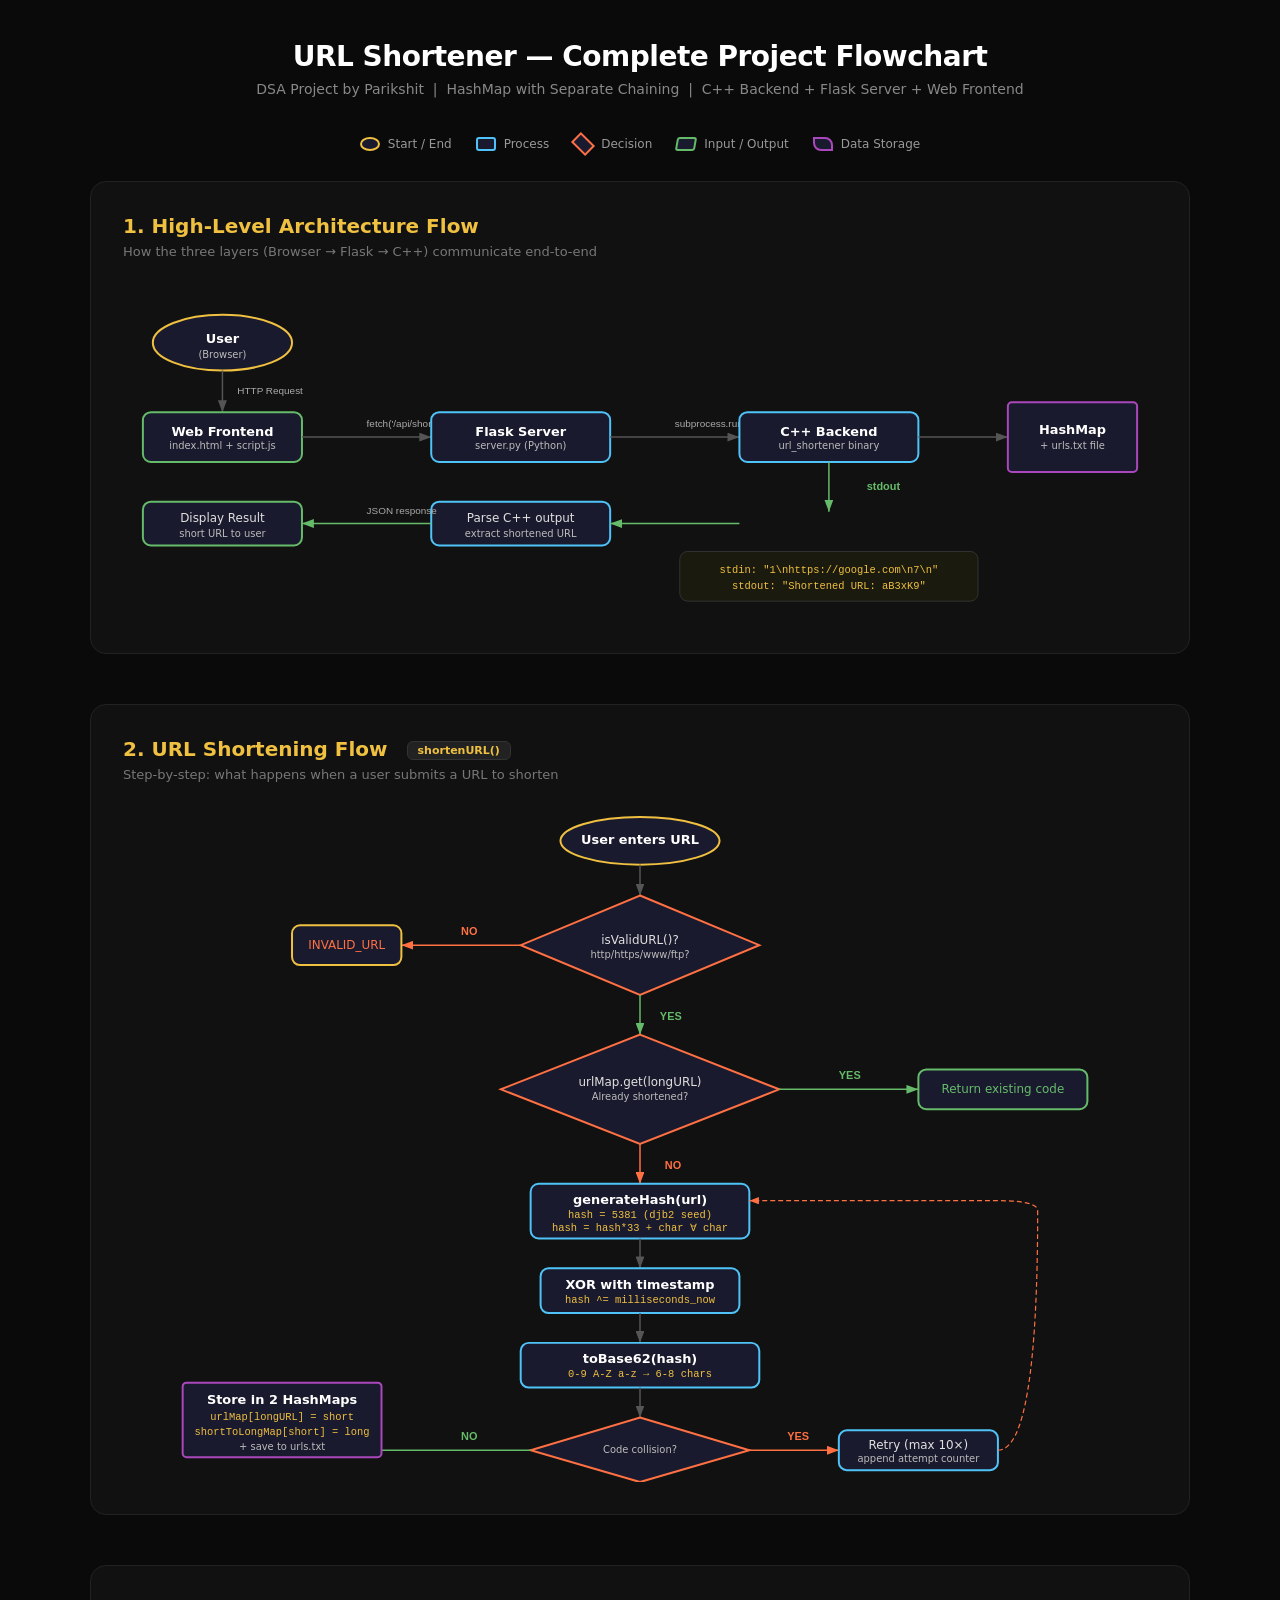
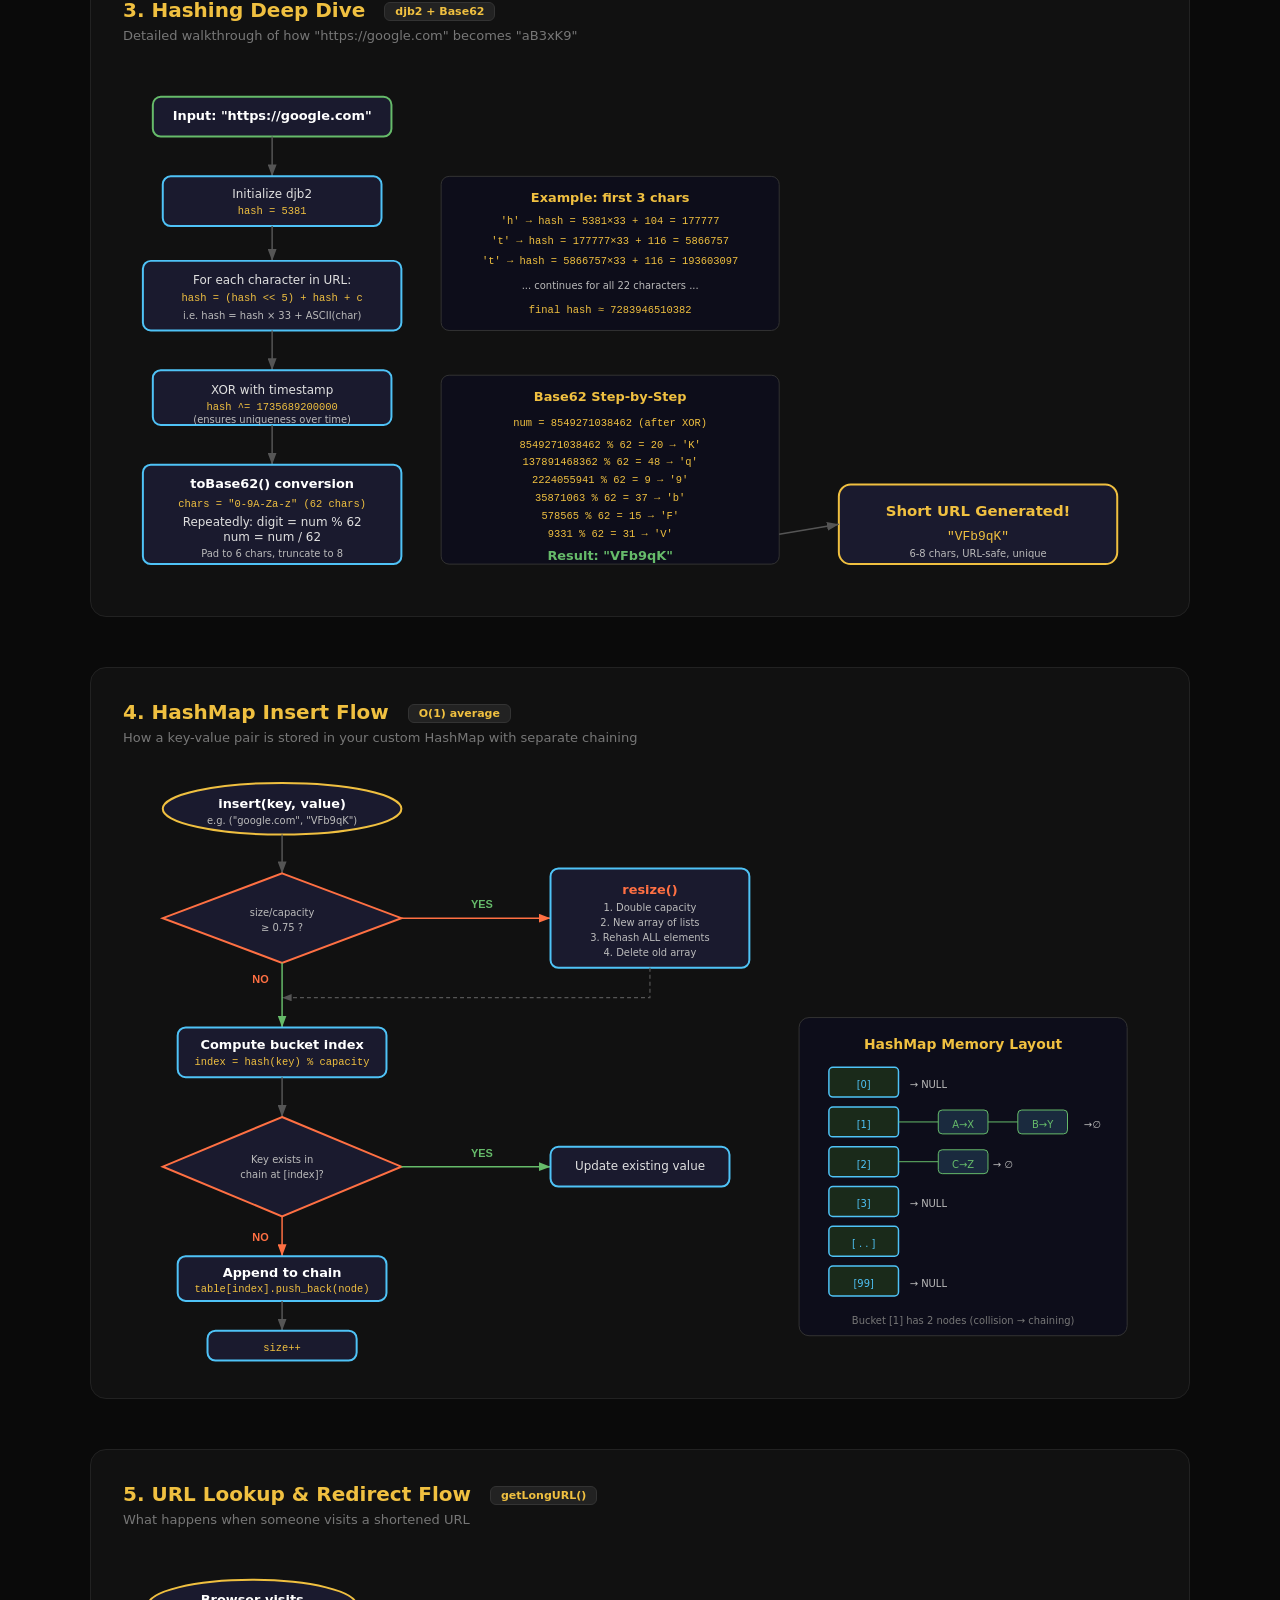
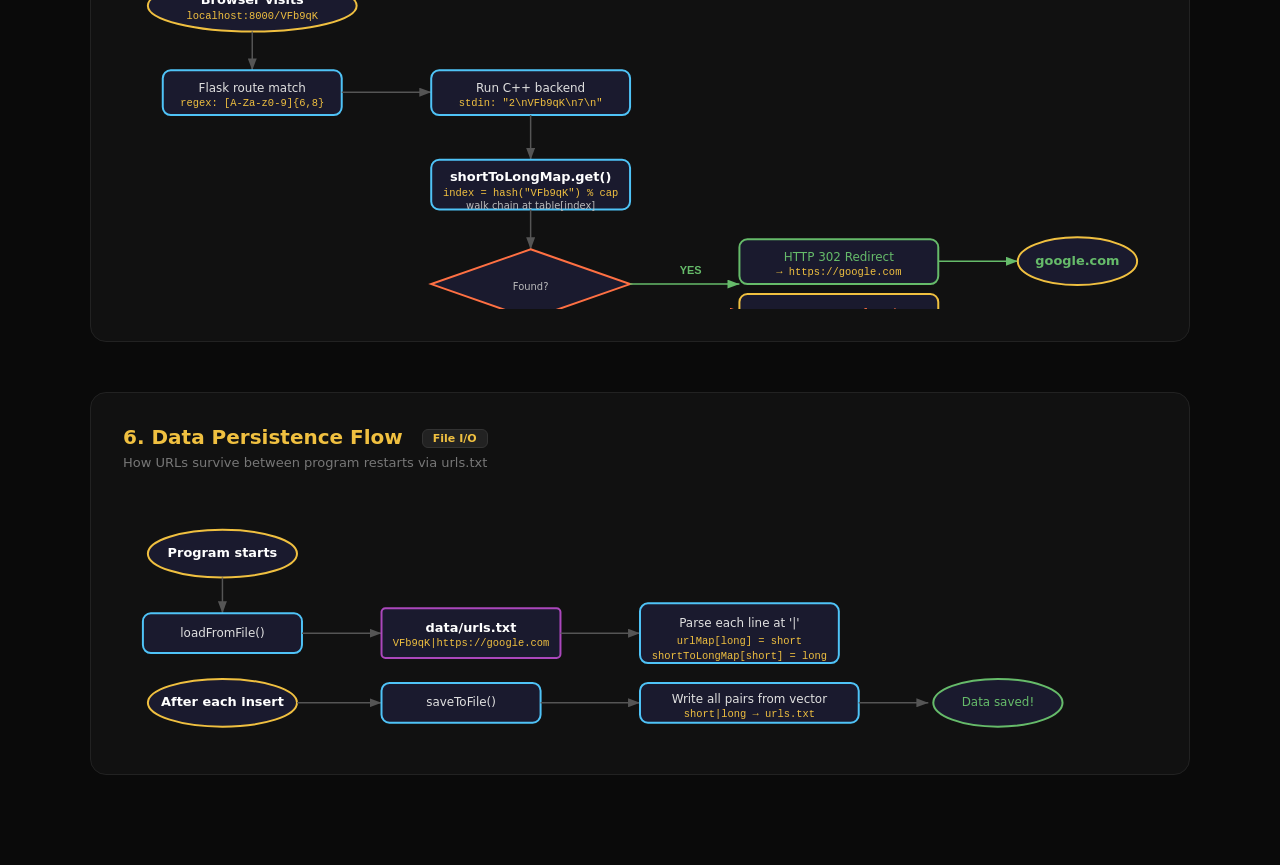
<file: URL_Shortener_Flowchart.html>
<!DOCTYPE html>
<html lang="en">
<head>
<meta charset="UTF-8">
<meta name="viewport" content="width=device-width, initial-scale=1.0">
<title>URL Shortener - Complete Project Flowchart</title>
<style>
  * { margin: 0; padding: 0; box-sizing: border-box; }
  body {
    background: #0a0a0a;
    color: #e0e0e0;
    font-family: 'Segoe UI', system-ui, -apple-system, sans-serif;
    padding: 40px 20px;
    min-height: 100vh;
  }
  h1 {
    text-align: center;
    font-size: 28px;
    color: #fff;
    margin-bottom: 8px;
    letter-spacing: -0.5px;
  }
  .subtitle {
    text-align: center;
    color: #888;
    font-size: 14px;
    margin-bottom: 40px;
  }
  .flowchart-section {
    max-width: 1100px;
    margin: 0 auto 50px;
    background: #111;
    border: 1px solid #222;
    border-radius: 16px;
    padding: 32px;
  }
  .section-title {
    font-size: 20px;
    font-weight: 700;
    color: #f0c040;
    margin-bottom: 6px;
  }
  .section-desc {
    font-size: 13px;
    color: #777;
    margin-bottom: 24px;
  }
  svg { width: 100%; height: auto; display: block; }

  /* Node styles */
  .node-terminal { fill: #1a1a2e; stroke: #f0c040; stroke-width: 2; }
  .node-process { fill: #1a1a2e; stroke: #4fc3f7; stroke-width: 2; }
  .node-decision { fill: #1a1a2e; stroke: #ff7043; stroke-width: 2; }
  .node-io { fill: #1a1a2e; stroke: #66bb6a; stroke-width: 2; }
  .node-data { fill: #1a1a2e; stroke: #ab47bc; stroke-width: 2; }

  .label { fill: #e0e0e0; font-size: 12px; font-family: 'Segoe UI', system-ui, sans-serif; text-anchor: middle; dominant-baseline: middle; }
  .label-small { fill: #bbb; font-size: 10px; font-family: 'Segoe UI', system-ui, sans-serif; text-anchor: middle; dominant-baseline: middle; }
  .label-bold { fill: #fff; font-size: 13px; font-weight: 700; font-family: 'Segoe UI', system-ui, sans-serif; text-anchor: middle; dominant-baseline: middle; }
  .label-code { fill: #f0c040; font-size: 10.5px; font-family: 'Consolas', 'Courier New', monospace; text-anchor: middle; dominant-baseline: middle; }
  .arrow { stroke: #555; stroke-width: 1.5; fill: none; marker-end: url(#arrowhead); }
  .arrow-yes { stroke: #66bb6a; stroke-width: 1.5; fill: none; marker-end: url(#arrowhead-green); }
  .arrow-no { stroke: #ff7043; stroke-width: 1.5; fill: none; marker-end: url(#arrowhead-red); }
  .branch-label { fill: #aaa; font-size: 10px; font-family: 'Segoe UI', sans-serif; }
  .branch-yes { fill: #66bb6a; font-size: 11px; font-weight: 600; font-family: 'Segoe UI', sans-serif; }
  .branch-no { fill: #ff7043; font-size: 11px; font-weight: 600; font-family: 'Segoe UI', sans-serif; }

  .legend {
    max-width: 1100px;
    margin: 0 auto 30px;
    display: flex;
    gap: 24px;
    flex-wrap: wrap;
    justify-content: center;
  }
  .legend-item {
    display: flex;
    align-items: center;
    gap: 8px;
    font-size: 12px;
    color: #999;
  }
  .legend-box {
    width: 20px;
    height: 14px;
    border-radius: 3px;
    border: 2px solid;
    background: #1a1a2e;
  }

  .complexity-badge {
    display: inline-block;
    background: #222;
    border: 1px solid #333;
    border-radius: 6px;
    padding: 2px 10px;
    font-size: 11px;
    color: #f0c040;
    margin-left: 12px;
    vertical-align: middle;
  }
</style>
</head>
<body>

<h1>URL Shortener — Complete Project Flowchart</h1>
<p class="subtitle">DSA Project by Parikshit &nbsp;|&nbsp; HashMap with Separate Chaining &nbsp;|&nbsp; C++ Backend + Flask Server + Web Frontend</p>

<div class="legend">
  <div class="legend-item"><div class="legend-box" style="border-color:#f0c040; border-radius:50%;"></div> Start / End</div>
  <div class="legend-item"><div class="legend-box" style="border-color:#4fc3f7;"></div> Process</div>
  <div class="legend-item"><div class="legend-box" style="border-color:#ff7043; transform:rotate(45deg); border-radius:0;"></div> Decision</div>
  <div class="legend-item"><div class="legend-box" style="border-color:#66bb6a; transform:skewX(-10deg);"></div> Input / Output</div>
  <div class="legend-item"><div class="legend-box" style="border-color:#ab47bc; border-radius:0 8px;"></div> Data Storage</div>
</div>

<!-- ==================== SECTION 1: HIGH-LEVEL ARCHITECTURE ==================== -->
<div class="flowchart-section">
  <div class="section-title">1. High-Level Architecture Flow</div>
  <div class="section-desc">How the three layers (Browser → Flask → C++) communicate end-to-end</div>

  <svg viewBox="0 0 1040 340">
    <defs>
      <marker id="arrowhead" markerWidth="8" markerHeight="6" refX="8" refY="3" orient="auto"><polygon points="0 0, 8 3, 0 6" fill="#555"/></marker>
      <marker id="arrowhead-green" markerWidth="8" markerHeight="6" refX="8" refY="3" orient="auto"><polygon points="0 0, 8 3, 0 6" fill="#66bb6a"/></marker>
      <marker id="arrowhead-red" markerWidth="8" markerHeight="6" refX="8" refY="3" orient="auto"><polygon points="0 0, 8 3, 0 6" fill="#ff7043"/></marker>
    </defs>

    <!-- User -->
    <ellipse cx="100" cy="60" rx="70" ry="28" class="node-terminal"/>
    <text x="100" y="57" class="label-bold">User</text>
    <text x="100" y="72" class="label-small">(Browser)</text>

    <line x1="100" y1="88" x2="100" y2="130" class="arrow"/>
    <text x="115" y="112" class="branch-label">HTTP Request</text>

    <!-- Frontend -->
    <rect x="20" y="130" width="160" height="50" rx="8" class="node-io"/>
    <text x="100" y="150" class="label-bold">Web Frontend</text>
    <text x="100" y="164" class="label-small">index.html + script.js</text>

    <line x1="180" y1="155" x2="310" y2="155" class="arrow"/>
    <text x="245" y="145" class="branch-label">fetch('/api/shorten')</text>

    <!-- Flask -->
    <rect x="310" y="130" width="180" height="50" rx="8" class="node-process"/>
    <text x="400" y="150" class="label-bold">Flask Server</text>
    <text x="400" y="164" class="label-small">server.py (Python)</text>

    <line x1="490" y1="155" x2="620" y2="155" class="arrow"/>
    <text x="555" y="145" class="branch-label">subprocess.run()</text>

    <!-- C++ -->
    <rect x="620" y="130" width="180" height="50" rx="8" class="node-process"/>
    <text x="710" y="150" class="label-bold">C++ Backend</text>
    <text x="710" y="164" class="label-small">url_shortener binary</text>

    <line x1="800" y1="155" x2="890" y2="155" class="arrow"/>

    <!-- HashMap -->
    <rect x="890" y="120" width="130" height="70" rx="0 16 16 0" class="node-data" style="rx:4"/>
    <text x="955" y="148" class="label-bold">HashMap</text>
    <text x="955" y="164" class="label-small">+ urls.txt file</text>

    <!-- Return path -->
    <line x1="710" y1="180" x2="710" y2="230" class="arrow-yes"/>
    <text x="748" y="208" class="branch-yes">stdout</text>

    <rect x="310" y="220" width="180" height="44" rx="8" class="node-process"/>
    <text x="400" y="237" class="label">Parse C++ output</text>
    <text x="400" y="252" class="label-small">extract shortened URL</text>
    <line x1="620" y1="242" x2="490" y2="242" class="arrow-yes"/>

    <line x1="310" y1="242" x2="180" y2="242" class="arrow-yes"/>
    <text x="245" y="232" class="branch-label">JSON response</text>

    <rect x="20" y="220" width="160" height="44" rx="8" class="node-io"/>
    <text x="100" y="237" class="label">Display Result</text>
    <text x="100" y="252" class="label-small">short URL to user</text>

    <!-- Annotation -->
    <rect x="560" y="270" width="300" height="50" rx="8" fill="#1a1a0e" stroke="#333" stroke-width="1"/>
    <text x="710" y="289" class="label-code">stdin: "1\nhttps://google.com\n7\n"</text>
    <text x="710" y="305" class="label-code">stdout: "Shortened URL: aB3xK9"</text>
  </svg>
</div>

<!-- ==================== SECTION 2: URL SHORTENING FLOW ==================== -->
<div class="flowchart-section">
  <div class="section-title">2. URL Shortening Flow <span class="complexity-badge">shortenURL()</span></div>
  <div class="section-desc">Step-by-step: what happens when a user submits a URL to shorten</div>

  <svg viewBox="0 0 1040 680">
    <defs>
      <marker id="ah" markerWidth="8" markerHeight="6" refX="8" refY="3" orient="auto"><polygon points="0 0, 8 3, 0 6" fill="#555"/></marker>
      <marker id="ah-g" markerWidth="8" markerHeight="6" refX="8" refY="3" orient="auto"><polygon points="0 0, 8 3, 0 6" fill="#66bb6a"/></marker>
      <marker id="ah-r" markerWidth="8" markerHeight="6" refX="8" refY="3" orient="auto"><polygon points="0 0, 8 3, 0 6" fill="#ff7043"/></marker>
    </defs>

    <!-- Start -->
    <ellipse cx="520" cy="35" rx="80" ry="24" class="node-terminal"/>
    <text x="520" y="35" class="label-bold">User enters URL</text>

    <line x1="520" y1="59" x2="520" y2="90" style="stroke:#555;stroke-width:1.5;marker-end:url(#ah)"/>

    <!-- Validate -->
    <polygon points="520,90 640,140 520,190 400,140" class="node-decision"/>
    <text x="520" y="135" class="label">isValidURL()?</text>
    <text x="520" y="150" class="label-small">http/https/www/ftp?</text>

    <!-- Invalid -->
    <line x1="400" y1="140" x2="280" y2="140" style="stroke:#ff7043;stroke-width:1.5;marker-end:url(#ah-r)"/>
    <text x="340" y="130" class="branch-no">NO</text>
    <rect x="170" y="120" width="110" height="40" rx="8" class="node-terminal"/>
    <text x="225" y="140" class="label" style="fill:#ff7043">INVALID_URL</text>

    <!-- Valid -->
    <line x1="520" y1="190" x2="520" y2="230" style="stroke:#66bb6a;stroke-width:1.5;marker-end:url(#ah-g)"/>
    <text x="540" y="215" class="branch-yes">YES</text>

    <!-- Check existing -->
    <polygon points="520,230 660,285 520,340 380,285" class="node-decision"/>
    <text x="520" y="278" class="label">urlMap.get(longURL)</text>
    <text x="520" y="293" class="label-small">Already shortened?</text>

    <!-- Already exists -->
    <line x1="660" y1="285" x2="800" y2="285" style="stroke:#66bb6a;stroke-width:1.5;marker-end:url(#ah-g)"/>
    <text x="720" y="275" class="branch-yes">YES</text>
    <rect x="800" y="265" width="170" height="40" rx="8" class="node-io"/>
    <text x="885" y="285" class="label" style="fill:#66bb6a">Return existing code</text>

    <!-- Not exists — generate hash -->
    <line x1="520" y1="340" x2="520" y2="380" style="stroke:#ff7043;stroke-width:1.5;marker-end:url(#ah-r)"/>
    <text x="545" y="365" class="branch-no">NO</text>

    <rect x="410" y="380" width="220" height="55" rx="8" class="node-process"/>
    <text x="520" y="397" class="label-bold">generateHash(url)</text>
    <text x="520" y="412" class="label-code">hash = 5381 (djb2 seed)</text>
    <text x="520" y="425" class="label-code">hash = hash*33 + char  ∀ char</text>

    <line x1="520" y1="435" x2="520" y2="465" style="stroke:#555;stroke-width:1.5;marker-end:url(#ah)"/>

    <rect x="420" y="465" width="200" height="45" rx="8" class="node-process"/>
    <text x="520" y="482" class="label-bold">XOR with timestamp</text>
    <text x="520" y="497" class="label-code">hash ^= milliseconds_now</text>

    <line x1="520" y1="510" x2="520" y2="540" style="stroke:#555;stroke-width:1.5;marker-end:url(#ah)"/>

    <rect x="400" y="540" width="240" height="45" rx="8" class="node-process"/>
    <text x="520" y="557" class="label-bold">toBase62(hash)</text>
    <text x="520" y="572" class="label-code">0-9 A-Z a-z → 6-8 chars</text>

    <line x1="520" y1="585" x2="520" y2="615" style="stroke:#555;stroke-width:1.5;marker-end:url(#ah)"/>

    <!-- Collision check -->
    <polygon points="520,615 630,648 520,680 410,648" class="node-decision"/>
    <text x="520" y="648" class="label-small">Code collision?</text>

    <!-- Retry -->
    <line x1="630" y1="648" x2="720" y2="648" style="stroke:#ff7043;stroke-width:1.5;marker-end:url(#ah-r)"/>
    <text x="668" y="638" class="branch-no">YES</text>
    <rect x="720" y="628" width="160" height="40" rx="8" class="node-process"/>
    <text x="800" y="643" class="label">Retry (max 10×)</text>
    <text x="800" y="657" class="label-small">append attempt counter</text>
    <!-- loop back -->
    <path d="M880,648 Q920,648 920,407 Q920,397 880,397 L630,397" style="stroke:#ff7043;stroke-width:1.2;fill:none;marker-end:url(#ah-r)" stroke-dasharray="5,3"/>

    <!-- No collision — store -->
    <line x1="410" y1="648" x2="200" y2="648" style="stroke:#66bb6a;stroke-width:1.5;marker-end:url(#ah-g)"/>
    <text x="340" y="638" class="branch-yes">NO</text>

    <rect x="60" y="580" width="200" height="75" rx="4" class="node-data"/>
    <text x="160" y="598" class="label-bold">Store in 2 HashMaps</text>
    <text x="160" y="615" class="label-code">urlMap[longURL] = short</text>
    <text x="160" y="630" class="label-code">shortToLongMap[short] = long</text>
    <text x="160" y="645" class="label-small">+ save to urls.txt</text>
  </svg>
</div>

<!-- ==================== SECTION 3: HASHING & BASE62 DEEP DIVE ==================== -->
<div class="flowchart-section">
  <div class="section-title">3. Hashing Deep Dive <span class="complexity-badge">djb2 + Base62</span></div>
  <div class="section-desc">Detailed walkthrough of how "https://google.com" becomes "aB3xK9"</div>

  <svg viewBox="0 0 1040 520">
    <defs>
      <marker id="ah2" markerWidth="8" markerHeight="6" refX="8" refY="3" orient="auto"><polygon points="0 0, 8 3, 0 6" fill="#555"/></marker>
    </defs>

    <!-- Input -->
    <rect x="30" y="30" width="240" height="40" rx="8" class="node-io"/>
    <text x="150" y="50" class="label-bold">Input: "https://google.com"</text>

    <line x1="150" y1="70" x2="150" y2="110" style="stroke:#555;stroke-width:1.5;marker-end:url(#ah2)"/>

    <!-- djb2 Step 1 -->
    <rect x="40" y="110" width="220" height="50" rx="8" class="node-process"/>
    <text x="150" y="128" class="label">Initialize djb2</text>
    <text x="150" y="145" class="label-code">hash = 5381</text>

    <line x1="150" y1="160" x2="150" y2="195" style="stroke:#555;stroke-width:1.5;marker-end:url(#ah2)"/>

    <!-- Loop -->
    <rect x="20" y="195" width="260" height="70" rx="8" class="node-process"/>
    <text x="150" y="215" class="label">For each character in URL:</text>
    <text x="150" y="233" class="label-code">hash = (hash << 5) + hash + c</text>
    <text x="150" y="250" class="label-small">i.e. hash = hash × 33 + ASCII(char)</text>

    <!-- Example calc -->
    <rect x="320" y="110" width="340" height="155" rx="8" fill="#0d0d1a" stroke="#333" stroke-width="1"/>
    <text x="490" y="132" class="label-bold" style="fill:#f0c040">Example: first 3 chars</text>
    <text x="490" y="155" class="label-code">'h' → hash = 5381×33 + 104 = 177777</text>
    <text x="490" y="175" class="label-code">'t' → hash = 177777×33 + 116 = 5866757</text>
    <text x="490" y="195" class="label-code">'t' → hash = 5866757×33 + 116 = 193603097</text>
    <text x="490" y="220" class="label-small">... continues for all 22 characters ...</text>
    <text x="490" y="245" class="label-code">final hash ≈ 7283946510382</text>

    <line x1="150" y1="265" x2="150" y2="305" style="stroke:#555;stroke-width:1.5;marker-end:url(#ah2)"/>

    <!-- XOR timestamp -->
    <rect x="30" y="305" width="240" height="55" rx="8" class="node-process"/>
    <text x="150" y="325" class="label">XOR with timestamp</text>
    <text x="150" y="342" class="label-code">hash ^= 1735689200000</text>
    <text x="150" y="355" class="label-small">(ensures uniqueness over time)</text>

    <line x1="150" y1="360" x2="150" y2="400" style="stroke:#555;stroke-width:1.5;marker-end:url(#ah2)"/>

    <!-- Base62 conversion -->
    <rect x="20" y="400" width="260" height="100" rx="8" class="node-process"/>
    <text x="150" y="420" class="label-bold">toBase62() conversion</text>
    <text x="150" y="440" class="label-code">chars = "0-9A-Za-z" (62 chars)</text>
    <text x="150" y="458" class="label">Repeatedly: digit = num % 62</text>
    <text x="150" y="473" class="label">           num   = num / 62</text>
    <text x="150" y="490" class="label-small">Pad to 6 chars, truncate to 8</text>

    <!-- Base62 example -->
    <rect x="320" y="310" width="340" height="190" rx="8" fill="#0d0d1a" stroke="#333" stroke-width="1"/>
    <text x="490" y="332" class="label-bold" style="fill:#f0c040">Base62 Step-by-Step</text>
    <text x="490" y="358" class="label-code">num = 8549271038462 (after XOR)</text>
    <text x="490" y="380" class="label-code">8549271038462 % 62 = 20 → 'K'</text>
    <text x="490" y="398" class="label-code">137891468362 % 62 = 48 → 'q'</text>
    <text x="490" y="416" class="label-code">2224055941 % 62 = 9  → '9'</text>
    <text x="490" y="434" class="label-code">35871063 % 62 = 37   → 'b'</text>
    <text x="490" y="452" class="label-code">578565 % 62 = 15     → 'F'</text>
    <text x="490" y="470" class="label-code">9331 % 62 = 31       → 'V'</text>
    <text x="490" y="492" class="label-bold" style="fill:#66bb6a">Result: "VFb9qK"</text>

    <!-- Final output -->
    <rect x="720" y="420" width="280" height="80" rx="12" class="node-terminal"/>
    <text x="860" y="448" class="label-bold" style="fill:#f0c040;font-size:15px">Short URL Generated!</text>
    <text x="860" y="472" class="label-code" style="font-size:13px">"VFb9qK"</text>
    <text x="860" y="490" class="label-small">6-8 chars, URL-safe, unique</text>
    <line x1="660" y1="470" x2="720" y2="460" style="stroke:#555;stroke-width:1.5;marker-end:url(#ah2)"/>
  </svg>
</div>

<!-- ==================== SECTION 4: HASHMAP INSERT (how data is stored) ==================== -->
<div class="flowchart-section">
  <div class="section-title">4. HashMap Insert Flow <span class="complexity-badge">O(1) average</span></div>
  <div class="section-desc">How a key-value pair is stored in your custom HashMap with separate chaining</div>

  <svg viewBox="0 0 1040 600">
    <defs>
      <marker id="ah3" markerWidth="8" markerHeight="6" refX="8" refY="3" orient="auto"><polygon points="0 0, 8 3, 0 6" fill="#555"/></marker>
      <marker id="ah3g" markerWidth="8" markerHeight="6" refX="8" refY="3" orient="auto"><polygon points="0 0, 8 3, 0 6" fill="#66bb6a"/></marker>
      <marker id="ah3r" markerWidth="8" markerHeight="6" refX="8" refY="3" orient="auto"><polygon points="0 0, 8 3, 0 6" fill="#ff7043"/></marker>
    </defs>

    <!-- Start -->
    <ellipse cx="160" cy="40" rx="120" ry="26" class="node-terminal"/>
    <text x="160" y="36" class="label-bold">insert(key, value)</text>
    <text x="160" y="52" class="label-small">e.g. ("google.com", "VFb9qK")</text>

    <line x1="160" y1="66" x2="160" y2="105" style="stroke:#555;stroke-width:1.5;marker-end:url(#ah3)"/>

    <!-- Check load factor -->
    <polygon points="160,105 280,150 160,195 40,150" class="node-decision"/>
    <text x="160" y="145" class="label-small">size/capacity</text>
    <text x="160" y="160" class="label-small">≥ 0.75 ?</text>

    <!-- Resize branch -->
    <line x1="280" y1="150" x2="430" y2="150" style="stroke:#ff7043;stroke-width:1.5;marker-end:url(#ah3r)"/>
    <text x="350" y="140" class="branch-yes">YES</text>

    <rect x="430" y="100" width="200" height="100" rx="8" class="node-process"/>
    <text x="530" y="122" class="label-bold" style="fill:#ff7043">resize()</text>
    <text x="530" y="140" class="label-small">1. Double capacity</text>
    <text x="530" y="155" class="label-small">2. New array of lists</text>
    <text x="530" y="170" class="label-small">3. Rehash ALL elements</text>
    <text x="530" y="185" class="label-small">4. Delete old array</text>

    <!-- Back from resize -->
    <path d="M530,200 L530,230 L160,230" style="stroke:#555;stroke-width:1.2;fill:none;marker-end:url(#ah3)" stroke-dasharray="4,3"/>

    <!-- Continue from no resize -->
    <line x1="160" y1="195" x2="160" y2="260" style="stroke:#66bb6a;stroke-width:1.5;marker-end:url(#ah3g)"/>
    <text x="130" y="215" class="branch-no">NO</text>

    <!-- Compute hash -->
    <rect x="55" y="260" width="210" height="50" rx="8" class="node-process"/>
    <text x="160" y="278" class="label-bold">Compute bucket index</text>
    <text x="160" y="295" class="label-code">index = hash(key) % capacity</text>

    <line x1="160" y1="310" x2="160" y2="350" style="stroke:#555;stroke-width:1.5;marker-end:url(#ah3)"/>

    <!-- Walk chain -->
    <polygon points="160,350 280,400 160,450 40,400" class="node-decision"/>
    <text x="160" y="393" class="label-small">Key exists in</text>
    <text x="160" y="408" class="label-small">chain at [index]?</text>

    <!-- Key exists — update -->
    <line x1="280" y1="400" x2="430" y2="400" style="stroke:#66bb6a;stroke-width:1.5;marker-end:url(#ah3g)"/>
    <text x="350" y="390" class="branch-yes">YES</text>
    <rect x="430" y="380" width="180" height="40" rx="8" class="node-process"/>
    <text x="520" y="400" class="label">Update existing value</text>

    <!-- Key doesn't exist — append -->
    <line x1="160" y1="450" x2="160" y2="490" style="stroke:#ff7043;stroke-width:1.5;marker-end:url(#ah3r)"/>
    <text x="130" y="475" class="branch-no">NO</text>

    <rect x="55" y="490" width="210" height="45" rx="8" class="node-process"/>
    <text x="160" y="507" class="label-bold">Append to chain</text>
    <text x="160" y="523" class="label-code">table[index].push_back(node)</text>

    <line x1="160" y1="535" x2="160" y2="565" style="stroke:#555;stroke-width:1.5;marker-end:url(#ah3)"/>

    <rect x="85" y="565" width="150" height="30" rx="8" class="node-process"/>
    <text x="160" y="583" class="label-code">size++</text>

    <!-- Visual HashMap diagram -->
    <rect x="680" y="250" width="330" height="320" rx="10" fill="#0d0d1a" stroke="#333" stroke-width="1"/>
    <text x="845" y="278" class="label-bold" style="fill:#f0c040;font-size:14px">HashMap Memory Layout</text>

    <!-- Buckets -->
    <rect x="710" y="300" width="70" height="30" rx="4" fill="#1a2a1a" stroke="#4fc3f7" stroke-width="1.5"/>
    <text x="745" y="318" class="label-small" style="fill:#4fc3f7">[0]</text>
    <text x="810" y="318" class="label-small">→ NULL</text>

    <rect x="710" y="340" width="70" height="30" rx="4" fill="#1a2a1a" stroke="#4fc3f7" stroke-width="1.5"/>
    <text x="745" y="358" class="label-small" style="fill:#4fc3f7">[1]</text>
    <line x1="780" y1="355" x2="820" y2="355" style="stroke:#66bb6a;stroke-width:1"/>
    <rect x="820" y="343" width="50" height="24" rx="4" fill="#1a2a3e" stroke="#66bb6a" stroke-width="1"/>
    <text x="845" y="358" class="label-small" style="fill:#66bb6a">A→X</text>
    <line x1="870" y1="355" x2="900" y2="355" style="stroke:#66bb6a;stroke-width:1"/>
    <rect x="900" y="343" width="50" height="24" rx="4" fill="#1a2a3e" stroke="#66bb6a" stroke-width="1"/>
    <text x="925" y="358" class="label-small" style="fill:#66bb6a">B→Y</text>
    <text x="975" y="358" class="label-small">→∅</text>

    <rect x="710" y="380" width="70" height="30" rx="4" fill="#1a2a1a" stroke="#4fc3f7" stroke-width="1.5"/>
    <text x="745" y="398" class="label-small" style="fill:#4fc3f7">[2]</text>
    <line x1="780" y1="395" x2="820" y2="395" style="stroke:#66bb6a;stroke-width:1"/>
    <rect x="820" y="383" width="50" height="24" rx="4" fill="#1a2a3e" stroke="#66bb6a" stroke-width="1"/>
    <text x="845" y="398" class="label-small" style="fill:#66bb6a">C→Z</text>
    <text x="885" y="398" class="label-small">→ ∅</text>

    <rect x="710" y="420" width="70" height="30" rx="4" fill="#1a2a1a" stroke="#4fc3f7" stroke-width="1.5"/>
    <text x="745" y="438" class="label-small" style="fill:#4fc3f7">[3]</text>
    <text x="810" y="438" class="label-small">→ NULL</text>

    <rect x="710" y="460" width="70" height="30" rx="4" fill="#1a2a1a" stroke="#4fc3f7" stroke-width="1.5"/>
    <text x="745" y="478" class="label-small" style="fill:#4fc3f7">[ . . ]</text>

    <rect x="710" y="500" width="70" height="30" rx="4" fill="#1a2a1a" stroke="#4fc3f7" stroke-width="1.5"/>
    <text x="745" y="518" class="label-small" style="fill:#4fc3f7">[99]</text>
    <text x="810" y="518" class="label-small">→ NULL</text>

    <text x="845" y="555" class="label-small" style="fill:#777">Bucket [1] has 2 nodes (collision → chaining)</text>
  </svg>
</div>

<!-- ==================== SECTION 5: URL LOOKUP / REDIRECT FLOW ==================== -->
<div class="flowchart-section">
  <div class="section-title">5. URL Lookup & Redirect Flow <span class="complexity-badge">getLongURL()</span></div>
  <div class="section-desc">What happens when someone visits a shortened URL</div>

  <svg viewBox="0 0 1040 360">
    <defs>
      <marker id="ah4" markerWidth="8" markerHeight="6" refX="8" refY="3" orient="auto"><polygon points="0 0, 8 3, 0 6" fill="#555"/></marker>
      <marker id="ah4g" markerWidth="8" markerHeight="6" refX="8" refY="3" orient="auto"><polygon points="0 0, 8 3, 0 6" fill="#66bb6a"/></marker>
      <marker id="ah4r" markerWidth="8" markerHeight="6" refX="8" refY="3" orient="auto"><polygon points="0 0, 8 3, 0 6" fill="#ff7043"/></marker>
    </defs>

    <!-- Start -->
    <ellipse cx="130" cy="55" rx="105" ry="26" class="node-terminal"/>
    <text x="130" y="50" class="label-bold">Browser visits</text>
    <text x="130" y="66" class="label-code">localhost:8000/VFb9qK</text>

    <line x1="130" y1="81" x2="130" y2="120" style="stroke:#555;stroke-width:1.5;marker-end:url(#ah4)"/>

    <!-- Flask regex check -->
    <rect x="40" y="120" width="180" height="45" rx="8" class="node-process"/>
    <text x="130" y="138" class="label">Flask route match</text>
    <text x="130" y="153" class="label-code">regex: [A-Za-z0-9]{6,8}</text>

    <line x1="220" y1="142" x2="310" y2="142" style="stroke:#555;stroke-width:1.5;marker-end:url(#ah4)"/>

    <!-- Subprocess -->
    <rect x="310" y="120" width="200" height="45" rx="8" class="node-process"/>
    <text x="410" y="138" class="label">Run C++ backend</text>
    <text x="410" y="153" class="label-code">stdin: "2\nVFb9qK\n7\n"</text>

    <line x1="410" y1="165" x2="410" y2="210" style="stroke:#555;stroke-width:1.5;marker-end:url(#ah4)"/>

    <!-- HashMap lookup -->
    <rect x="310" y="210" width="200" height="50" rx="8" class="node-process"/>
    <text x="410" y="228" class="label-bold">shortToLongMap.get()</text>
    <text x="410" y="244" class="label-code">index = hash("VFb9qK") % cap</text>
    <text x="410" y="256" class="label-small">walk chain at table[index]</text>

    <line x1="410" y1="260" x2="410" y2="300" style="stroke:#555;stroke-width:1.5;marker-end:url(#ah4)"/>

    <!-- Decision -->
    <polygon points="410,300 510,335 410,370 310,335" class="node-decision"/>
    <text x="410" y="338" class="label-small">Found?</text>

    <!-- Found -->
    <line x1="510" y1="335" x2="620" y2="335" style="stroke:#66bb6a;stroke-width:1.5;marker-end:url(#ah4g)"/>
    <text x="560" y="325" class="branch-yes">YES</text>

    <rect x="620" y="290" width="200" height="45" rx="8" class="node-process" style="stroke:#66bb6a"/>
    <text x="720" y="308" class="label" style="fill:#66bb6a">HTTP 302 Redirect</text>
    <text x="720" y="323" class="label-code">→ https://google.com</text>

    <line x1="820" y1="312" x2="900" y2="312" style="stroke:#66bb6a;stroke-width:1.5;marker-end:url(#ah4g)"/>

    <ellipse cx="960" cy="312" rx="60" ry="24" class="node-terminal"/>
    <text x="960" y="312" class="label-bold" style="fill:#66bb6a">google.com</text>

    <!-- Not found -->
    <line x1="410" y1="370" x2="410" y2="400" style="stroke:#ff7043;stroke-width:1.5"/>
    <text x="435" y="387" class="branch-no">NO</text>

    <!-- Moved up to fit in viewbox -->
    <rect x="620" y="345" width="200" height="35" rx="8" class="node-terminal"/>
    <text x="720" y="366" class="label" style="fill:#ff7043">404: URL not found</text>
    <line x1="510" y1="365" x2="620" y2="362" style="stroke:#ff7043;stroke-width:1.2;fill:none;marker-end:url(#ah4r)" stroke-dasharray="4,3"/>
  </svg>
</div>

<!-- ==================== SECTION 6: FILE PERSISTENCE ==================== -->
<div class="flowchart-section">
  <div class="section-title">6. Data Persistence Flow <span class="complexity-badge">File I/O</span></div>
  <div class="section-desc">How URLs survive between program restarts via urls.txt</div>

  <svg viewBox="0 0 1040 250">
    <defs>
      <marker id="ah5" markerWidth="8" markerHeight="6" refX="8" refY="3" orient="auto"><polygon points="0 0, 8 3, 0 6" fill="#555"/></marker>
    </defs>

    <!-- On Startup -->
    <ellipse cx="100" cy="60" rx="75" ry="24" class="node-terminal"/>
    <text x="100" y="60" class="label-bold">Program starts</text>

    <line x1="100" y1="84" x2="100" y2="120" style="stroke:#555;stroke-width:1.5;marker-end:url(#ah5)"/>

    <rect x="20" y="120" width="160" height="40" rx="8" class="node-process"/>
    <text x="100" y="140" class="label">loadFromFile()</text>

    <line x1="180" y1="140" x2="260" y2="140" style="stroke:#555;stroke-width:1.5;marker-end:url(#ah5)"/>

    <!-- Read file -->
    <rect x="260" y="115" width="180" height="50" rx="4" class="node-data"/>
    <text x="350" y="135" class="label-bold">data/urls.txt</text>
    <text x="350" y="150" class="label-code">VFb9qK|https://google.com</text>

    <line x1="440" y1="140" x2="520" y2="140" style="stroke:#555;stroke-width:1.5;marker-end:url(#ah5)"/>

    <rect x="520" y="110" width="200" height="60" rx="8" class="node-process"/>
    <text x="620" y="130" class="label">Parse each line at '|'</text>
    <text x="620" y="148" class="label-code">urlMap[long] = short</text>
    <text x="620" y="163" class="label-code">shortToLongMap[short] = long</text>

    <!-- On save -->
    <ellipse cx="100" cy="210" rx="75" ry="24" class="node-terminal"/>
    <text x="100" y="210" class="label-bold">After each insert</text>

    <line x1="175" y1="210" x2="260" y2="210" style="stroke:#555;stroke-width:1.5;marker-end:url(#ah5)"/>

    <rect x="260" y="190" width="160" height="40" rx="8" class="node-process"/>
    <text x="340" y="210" class="label">saveToFile()</text>

    <line x1="420" y1="210" x2="520" y2="210" style="stroke:#555;stroke-width:1.5;marker-end:url(#ah5)"/>

    <rect x="520" y="190" width="220" height="40" rx="8" class="node-process"/>
    <text x="630" y="207" class="label">Write all pairs from vector</text>
    <text x="630" y="222" class="label-code">short|long → urls.txt</text>

    <line x1="740" y1="210" x2="810" y2="210" style="stroke:#555;stroke-width:1.5;marker-end:url(#ah5)"/>

    <ellipse cx="880" cy="210" rx="65" ry="24" class="node-terminal" style="stroke:#66bb6a"/>
    <text x="880" y="210" class="label" style="fill:#66bb6a">Data saved!</text>
  </svg>
</div>

</body>
</html>
</file>
